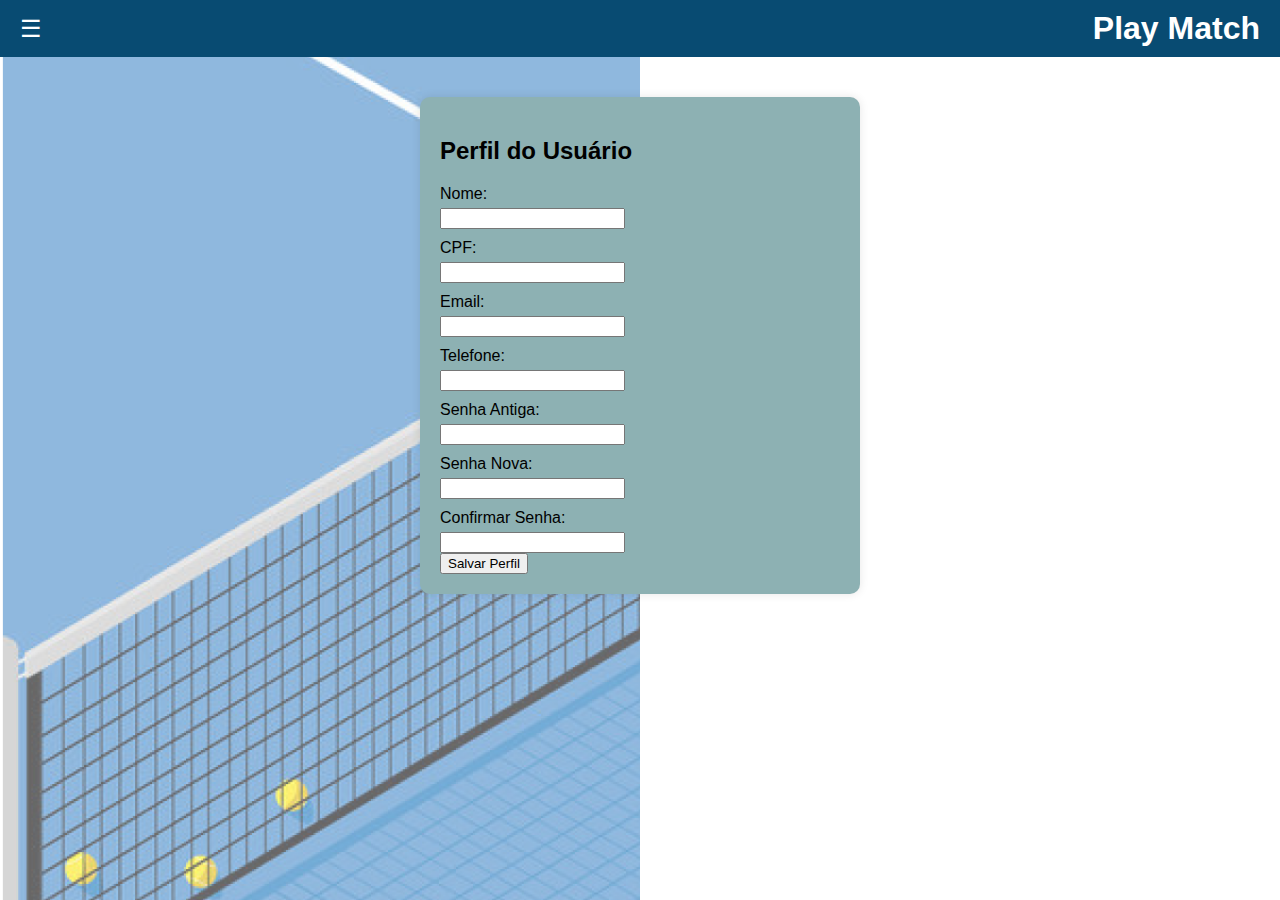
<file: codigo-fonte/Eduardo Coutinho/perfil_index.html>
<!DOCTYPE html>
<html lang="pt-br">
<head>
  <meta charset="UTF-8">
  <meta name="viewport" content="width=device-width, initial-scale=1.0">
  <title>Play Match - Perfil</title>
  <link rel="stylesheet" href="perfil_styles.css">
  <script defer src="perfil_script.js"></script>
  
  
</head>
<body>
  <header>
    <div class="menu-btn" id="menuBtn">☰</div>
    <h1>Play Match</h1>
  </header>

  <nav class="menu" id="menu">
    <ul>
      <li><a href="#">Início</a></li>
      <li><a href="#">Perfil</a></li>
      <li><a href="#">Procurar Quadras</a></li>
      <li><a href="#">Sair</a></li>
    </ul>
  </nav>

  <main>
    <section id="profileSection" style="display:block;">
        <h2>Perfil do Usuário</h2>
        <form id="profileForm">
          <label for="name">Nome:</label>
          <input type="text" id="name" name="name">
          <br>
          <label for="cpf">CPF:</label>
          <input type="text" id="cpf" name="cpf">
          <br>
          <label for="email">Email:</label>
          <input type="email" id="email" name="email">
          <br>
          <label for="phone">Telefone:</label>
          <input type="tel" id="phone" name="phone">
          <br>
          <label for="oldPassword">Senha Antiga:</label>
          <input type="password" id="oldPassword" name="oldPassword">
          <br>
          <label for="newPassword">Senha Nova:</label>
          <input type="password" id="newPassword" name="newPassword">
          <br>
          <label for="confirmPassword">Confirmar Senha:</label>
          <input type="password" id="confirmPassword" name="confirmPassword">
          <br>
          <button type="button" onclick="saveProfile()">Salvar Perfil</button>
        </form>
      </section>
  </main>
</body>
</html>
</file>
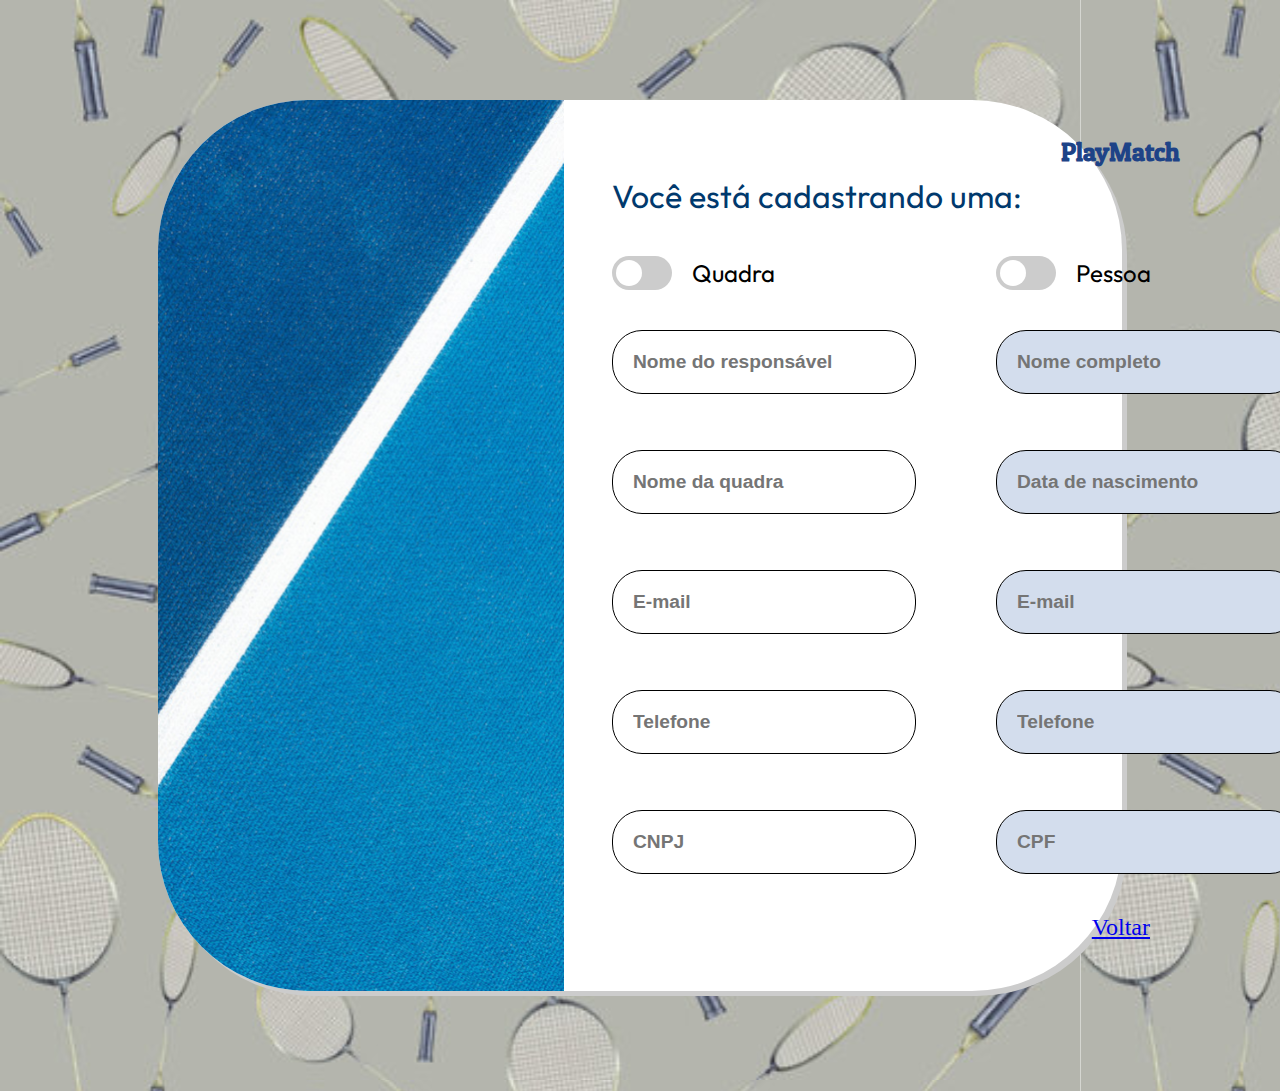
<file: codigo-fonte/Hana Karolina/Cadastro/index_cadastro.html>
<!DOCTYPE html>
<html lang="pt-br">

<head>
  <meta charset="UTF-8" />
  <meta name="viewport" content="width=device-width, initial-scale=1.0" />
  <title>Play Match</title>
  <link rel="stylesheet" href="./cadastro.css" />
  <link rel="preconnect" href="https://fonts.googleapis.com">
  <link rel="preconnect" href="https://fonts.gstatic.com" crossorigin>
  <link href="https://fonts.googleapis.com/css2?family=Odor+Mean+Chey&family=Outfit:wght@100..900&display=swap"
    rel="stylesheet">
</head>

<body>
  <div class="container">

    <div class="imagem1">
      <img class="border-img" src="./image 13.svg">
    </div>

    <div class="content">
      <header>
        <h1 class="titulo-principal">PlayMatch</h1>
        <p>Você está cadastrando uma:</p>
      </header>
      <div class="forms">
        <div id="quadra">
          <div class="switch-container">
            <label id="switch-quadra" class="switch">
              <input type="checkbox">
              <span class="slider round"></span>
            </label>
            <label class="switch-label" for="switch-quadra">Quadra</label>
          </div>

          <form>
            <input type="text" id="nomeresponsavel" class="input-padrao" required placeholder="Nome do responsável" />
            <input type="text" id="nomequadra" class="input-padrao" required placeholder="Nome da quadra" />
            <input type="email" id="email" class="input-padrao" required placeholder="E-mail" />
            <input type="telefone" id="numerotelefone" class="input-padrao" required placeholder="Telefone" />
            <input type="cnpj" id="numerocnpj" class="input-padrao" required placeholder="CNPJ" />
          </form>
        </div>
        <div id="quadra">
          <div class="switch-container">
            <label id="switch-pessoa" class="switch">
              <input type="checkbox">
              <span class="slider round"></span>
            </label>
            <label class="switch-label" for="switch-pessoa">Pessoa</label>
          </div>

          <form id="form-pessoa">
            <input type="text" id="nomecompleto" class="input-padrao" required placeholder="Nome completo" />
            <input type="text" id="datanascimento" class="input-padrao" required placeholder="Data de nascimento" />
            <input type="email" id="email" class="input-padrao" required placeholder="E-mail" />
            <input type="telefone" id="numerotelefone" class="input-padrao" required placeholder="Telefone" />
            <input type="cpf" id="numerocpf" class="input-padrao" required placeholder="CPF" />
          </form>
        </div>
        
      </div>
      <footer><a href="#">Voltar</a></footer>
    </div>
</body>

</div>

</html>
</file>
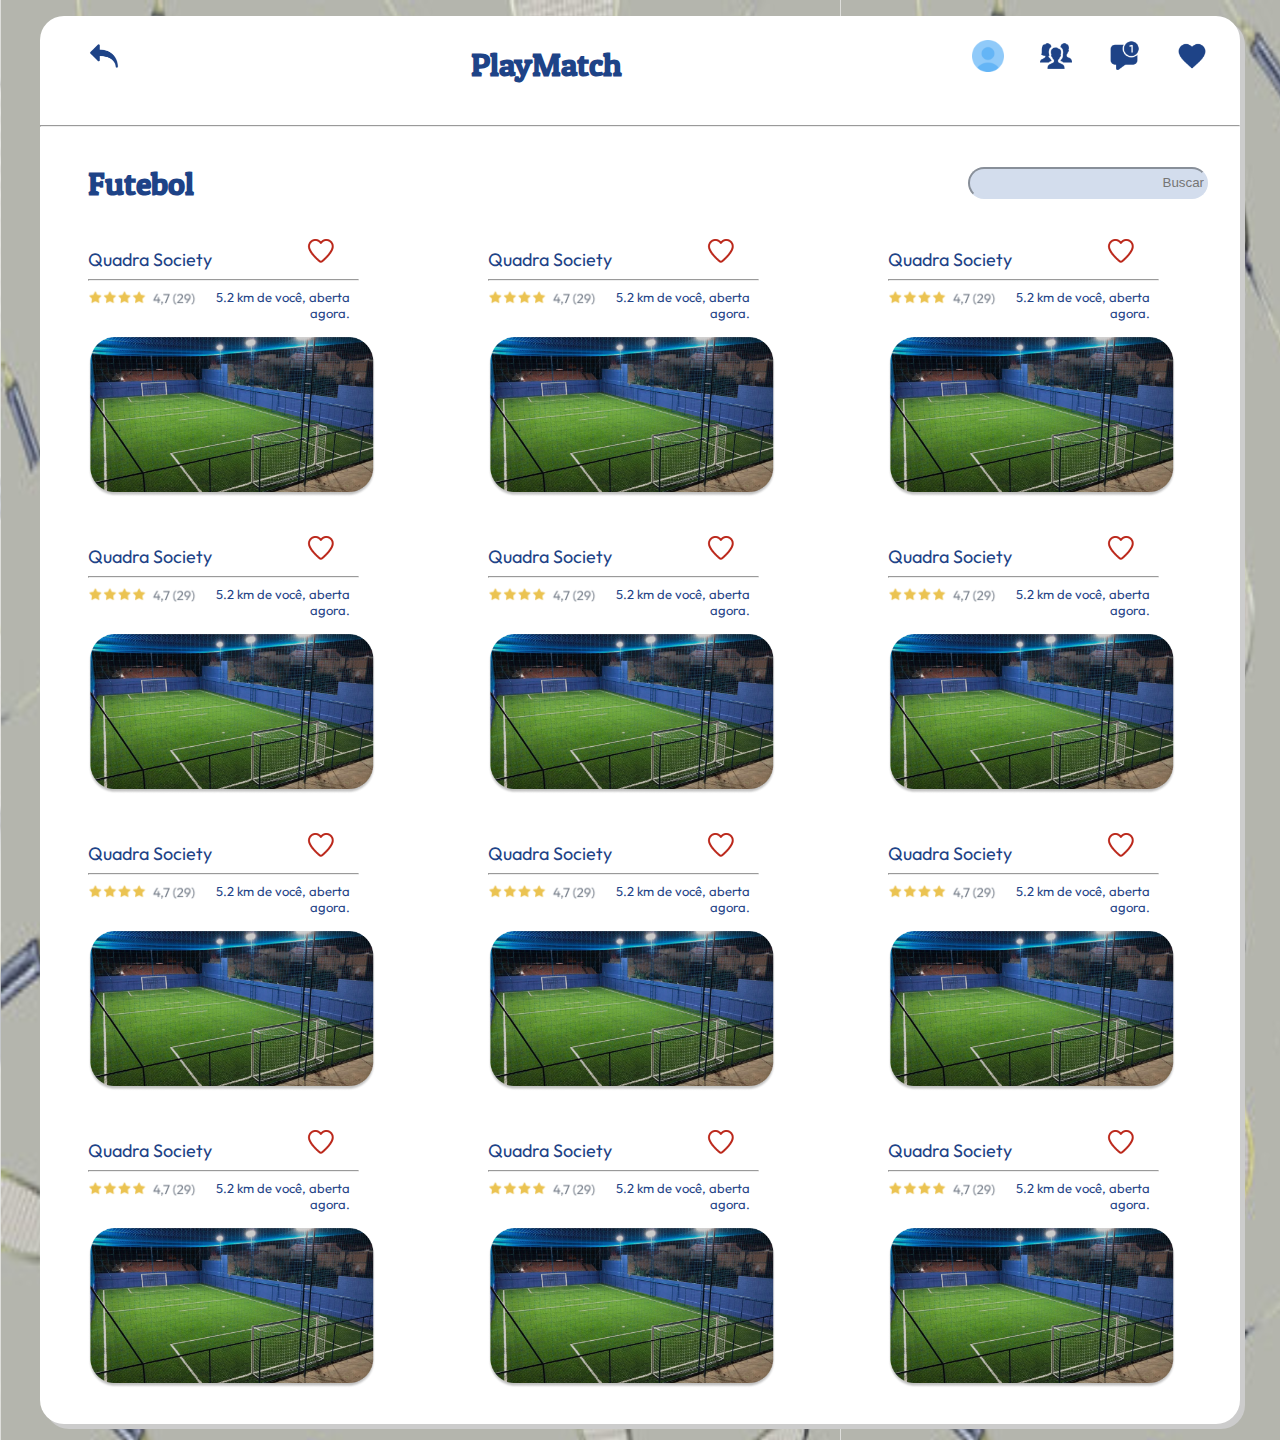
<file: codigo-fonte/Hana Karolina/Quadras/index_quadras.html>
<!DOCTYPE html>
<html lang="pt-br">

<head>
  <meta charset="UTF-8" />
  <meta name="viewport" content="width=device-width, initial-scale=1.0" />
  <title>Play Match</title>
  <link rel="stylesheet" href="./quadras.css" />
  <link rel="preconnect" href="https://fonts.googleapis.com">
  <link rel="preconnect" href="https://fonts.gstatic.com" crossorigin>
  <link href="https://fonts.googleapis.com/css2?family=Odor+Mean+Chey&family=Outfit:wght@100..900&display=swap"
    rel="stylesheet">
</head>
<body>
  <div class="container">
    <div class="cabeçalho1">
      <div class="icone1">
        <img src="./Reply Arrow.png" alt="Seta de voltar">
      </div>

      <div class="titulo1">
        <h1>PlayMatch</h1>
      </div>

      <div class="icones2">
          <img src="./Test Account.png" alt="Imagem de perfil">
          <img src="./People.png" alt="Icone pessoas">
          <img src="./Topic Push Notification.png" alt="Icone mensagem">
          <img class="favorite" src="./Favorite.png" alt="Icone favoritos">
      </div>
    </div>

    <hr>
    <div class="futebol">
        <h1>Futebol</h1>
        <input type="text" id="buscar" class="input-padrao" required placeholder="Buscar" />
    </div>

    <div class="corpo">
        <div class="cabeçalho2">
            <span>Quadra Society</span>
            <img src="./Favorite1 (1).png" alt="Icone para favoritar">
            <hr>
          <div class="avaliacao">
            <img src="./Group 37.png" alt="Avaliação da quadra">
            <span>5.2 km de você, aberta agora.</span>
          </div>
          <img class="quadra" src="./quadra.png">
        </div>

        <div class="cabeçalho2">
          <span>Quadra Society</span>
          <img src="./Favorite1 (1).png" alt="Icone para favoritar">
          <hr>
        <div class="avaliacao">
          <img src="./Group 37.png" alt="Avaliação da quadra">
          <span>5.2 km de você, aberta agora.</span>
        </div>
        <img class="quadra" src="./quadra.png">
      </div>

      <div class="cabeçalho2">
        <span>Quadra Society</span>
        <img src="./Favorite1 (1).png" alt="Icone para favoritar">
        <hr>
      <div class="avaliacao">
        <img src="./Group 37.png" alt="Avaliação da quadra">
        <span>5.2 km de você, aberta agora.</span>
      </div>
      <img class="quadra" src="./quadra.png">
    </div>

    </div>

    <div class="corpo">
      <div class="cabeçalho2">
          <span>Quadra Society</span>
          <img src="./Favorite1 (1).png" alt="Icone para favoritar">
          <hr>
        <div class="avaliacao">
          <img src="./Group 37.png" alt="Avaliação da quadra">
          <span>5.2 km de você, aberta agora.</span>
        </div>
        <img class="quadra" src="./quadra.png">
      </div>

      <div class="cabeçalho2">
        <span>Quadra Society</span>
        <img src="./Favorite1 (1).png" alt="Icone para favoritar">
        <hr>
      <div class="avaliacao">
        <img src="./Group 37.png" alt="Avaliação da quadra">
        <span>5.2 km de você, aberta agora.</span>
      </div>
      <img class="quadra" src="./quadra.png">
    </div>

    <div class="cabeçalho2">
      <span>Quadra Society</span>
      <img src="./Favorite1 (1).png" alt="Icone para favoritar">
      <hr>
    <div class="avaliacao">
      <img src="./Group 37.png" alt="Avaliação da quadra">
      <span>5.2 km de você, aberta agora.</span>
    </div>
    <img class="quadra" src="./quadra.png">
  </div>

  </div>
  
  <div class="corpo">
    <div class="cabeçalho2">
        <span>Quadra Society</span>
        <img src="./Favorite1 (1).png" alt="Icone para favoritar">
        <hr>
      <div class="avaliacao">
        <img src="./Group 37.png" alt="Avaliação da quadra">
        <span>5.2 km de você, aberta agora.</span>
      </div>
      <img class="quadra" src="./quadra.png">
    </div>

    <div class="cabeçalho2">
      <span>Quadra Society</span>
      <img src="./Favorite1 (1).png" alt="Icone para favoritar">
      <hr>
    <div class="avaliacao">
      <img src="./Group 37.png" alt="Avaliação da quadra">
      <span>5.2 km de você, aberta agora.</span>
    </div>
    <img class="quadra" src="./quadra.png">
  </div>

  <div class="cabeçalho2">
    <span>Quadra Society</span>
    <img src="./Favorite1 (1).png" alt="Icone para favoritar">
    <hr>
  <div class="avaliacao">
    <img src="./Group 37.png" alt="Avaliação da quadra">
    <span>5.2 km de você, aberta agora.</span>
  </div>
  <img class="quadra" src="./quadra.png">
</div>

</div>

<div class="corpo">
  <div class="cabeçalho2">
      <span>Quadra Society</span>
      <img src="./Favorite1 (1).png" alt="Icone para favoritar">
      <hr>
    <div class="avaliacao">
      <img src="./Group 37.png" alt="Avaliação da quadra">
      <span>5.2 km de você, aberta agora.</span>
    </div>
    <img class="quadra" src="./quadra.png">
  </div>

  <div class="cabeçalho2">
    <span>Quadra Society</span>
    <img src="./Favorite1 (1).png" alt="Icone para favoritar">
    <hr>
  <div class="avaliacao">
    <img src="./Group 37.png" alt="Avaliação da quadra">
    <span>5.2 km de você, aberta agora.</span>
  </div>
  <img class="quadra" src="./quadra.png">
</div>

<div class="cabeçalho2">
  <span>Quadra Society</span>
  <img src="./Favorite1 (1).png" alt="Icone para favoritar">
  <hr>
<div class="avaliacao">
  <img src="./Group 37.png" alt="Avaliação da quadra">
  <span>5.2 km de você, aberta agora.</span>
</div>
<img class="quadra" src="./quadra.png">
</div>

</div>

</div>
    
</body>
</html>
</file>
<file: codigo-fonte/Eduardo Coutinho/perfil_styles.css>
body {
    font-family: Arial, sans-serif;
    margin: 0;
    padding: 0;
    background-image: url('lateral.png');
    background-repeat: no-repeat;
    background-position: left top;
    background-size: 50%;
  
  }
  
  header {
    display: flex;
    justify-content: space-between;
    align-items: center;
    background-color: #084b72;
    color: #fff;
    padding: 10px 20px;
  }
  
  .menu-btn {
    cursor: pointer;
    font-size: 24px;
  }
  
  h1 {
    margin: 0;
  }
  
  .menu {
    display: none;
    background-color: #2487a5;
    position: absolute;
    top: 50px;
    left: 0;
    width: 200px;
    border: 1px solid #24a3b9;
  }
  
  .menu ul {
    list-style: none;
    padding: 0;
    margin: 0;
  }
  
  .menu ul li {
    border-bottom: 1px solid #555;
  }
  
  .menu ul li a {
    display: block;
    color: #fff;
    text-decoration: none;
    padding: 10px 20px;
  }
  
  .menu ul li a:hover {
    background-color: #555;
  }
  
  main {
    padding: 20px;
    display: flex;
    justify-content: center;
  }
  
  
  table {
    width: 100%;
    border-collapse: collapse;
    margin-top: 20px;
  }
  
  table, th, td {
    border: 1px solid #ddd;
  }
  
  #profileSection {
    background-color: #8db1b3; 
    padding: 20px; 
    border-radius: 10px;
    width: 400px;
    margin: 20px auto;
    box-shadow: 0 0 10px rgba(0,0,0,0.1);
  }

  #profileForm label {
    display: block;
    margin: 10px 0 5px;
  }
</file>
<file: codigo-fonte/Hana Karolina/Cadastro/cadastro.css>
* {
    box-sizing:border-box ;
}

body{

    background-image: url(image\ 10.svg);
    width: auto;
    height: auto;
}

header h1 {
    font-size: 25px;
    font-family: Odor Mean Chey;
    text-align: end;
    color: #1E4387;
    margin: 0 120px 0 0
}
header p{
    font-size: xx-large;
    font-family: Outfit;
    color: #00396D;
    margin: 0 auto
}

.container {
    margin: 100px 150px;
    width: auto;
    border-radius: 150px;
    background-color: white;
    display: flex;
    box-shadow: 5px 5px #ccc;
}
.content {
    flex: 1;
    display: flex;
    flex-direction: column;
    padding: 30px 70px 50px 50px;
    gap: 40px;
}


#form-pessoa input{
    background-color: #D3DDED;
}

.forms {
    flex: 1;
    display: flex;
    gap: 80px
}
footer {
    margin-right: 150px;
    text-align: right;
    font-size: x-large;
    
}

#quadra {
    display: flex;
    flex-direction: column;
    gap: 40px;
    flex:1
}
form {
    flex:1;
    display: flex;
    flex-direction: column;
    justify-content: space-between;
}


.switch-container {
 display: flex;
 align-items: center;
 gap: 20px;
}

.switch-label{
 font-size: x-large;
 font-family: Outfit;
}

.image1 {
    border-radius: 150px;
}

input {
    display: flex;
    padding: 20px;
    border-radius: 30px;
    border-color: black;
    border: solid;
    border-width: 1px;
    font-size: larger;
    font-weight: 900;
}

img{
    border-top-left-radius: 150px;
    border-bottom-left-radius: 150px;
    height: 100%;
}


.switch {
    position: relative;
    display: flex;
    width: 60px;
    height: 34px;
    margin: auto 0
  }
  
  .switch input {
    opacity: 0;
    width: 0;
    height: 0;
  }
  
  .slider {
    position: absolute;
    cursor: pointer;
    top: 0;
    left: 0;
    right: 0;
    bottom: 0;
    background-color: #ccc;
    -webkit-transition: .4s;
    transition: .4s;
  }
  
  .slider:before {
    position: absolute;
    content: "";
    height: 26px;
    width: 26px;
    left: 4px;
    bottom: 4px;
    background-color: white;
    -webkit-transition: .4s;
    transition: .4s;
  }
  
  input:checked + .slider {
    background-color: #2196F3;
  }
  
  input:focus + .slider {
    box-shadow: 0 0 1px #2196F3;
  }
  
  input:checked + .slider:before {
    -webkit-transform: translateX(26px);
    -ms-transform: translateX(26px);
    transform: translateX(26px);
  }
  
  .slider.round {
    border-radius: 34px;
  }
  
  .slider.round:before {
    border-radius: 50%;
  }
</file>
<file: codigo-fonte/Hana Karolina/Quadras/quadras.css>
*{
    box-sizing: border-box;
}

.container {
    margin: 1rem 2rem;
    height: auto;
    border-radius: 1.5rem;
    background-color: white;
    box-shadow: 5px 5px #ccc;
}

body{
    background-image: url(./image\ 11.svg);
}

.cabeçalho1{
    width: 100%;
    display: flex;
    justify-content: space-between;

}

.icone1 img{
    text-align: left;
    width: 2rem;
    height: 2rem;
    margin-left: 3rem;
    margin-top: 1.5rem;
}

.titulo1{
    text-align: center;
}

.titulo1 h1{
    font-family: Odor Mean Chey;
    color: #1E4387;
}

.icones2 img{
     text-align: end;
     width: 2rem;
     height: 2rem;
     margin-right: 2rem;
     margin-top: 1.5rem;
}

.cones2 .favorite{
    margin-right: 3rem;
}

.futebol{
    display: flex;
    justify-content: space-between;
}

.futebol h1{
    font-family: Odor Mean Chey;
    color: #1E4387;
    margin-left: 3rem;
    font-style: normal;
}

.futebol input{
    width: 15rem;
    height: 2rem;
    border-radius: 20px;
    margin-right: 2rem;
    margin-top: 2rem;
    border-color: #D3DDED;
    background-color: #D3DDED;
    text-align: end;
}

.corpo{
    display: flex;
    justify-content: space-between;
}

.cabeçalho2{
    margin-left: 3rem;
    margin-bottom: 2rem;
}

.cabeçalho2 span{
    font-size: 18px;
    font-family: Outfit;
    color: #1E4387;
    margin-right: 90px;
}

.cabeçalho2 hr{
    width: 77%;
    margin-left: 0;
}

.cabeçalho2 .avaliacao{
    display: flex;
}

.cabeçalho2 .avaliacao img{
    width: 7rem;
    height: 1rem;
}

.cabeçalho2 .avaliacao span{
    font-size: 13px;
    text-align: end;
}

.cabeçalho2 .quadra{
    width: 18rem;
    height: 10rem;
    margin-top: 1rem;
}
</file>
